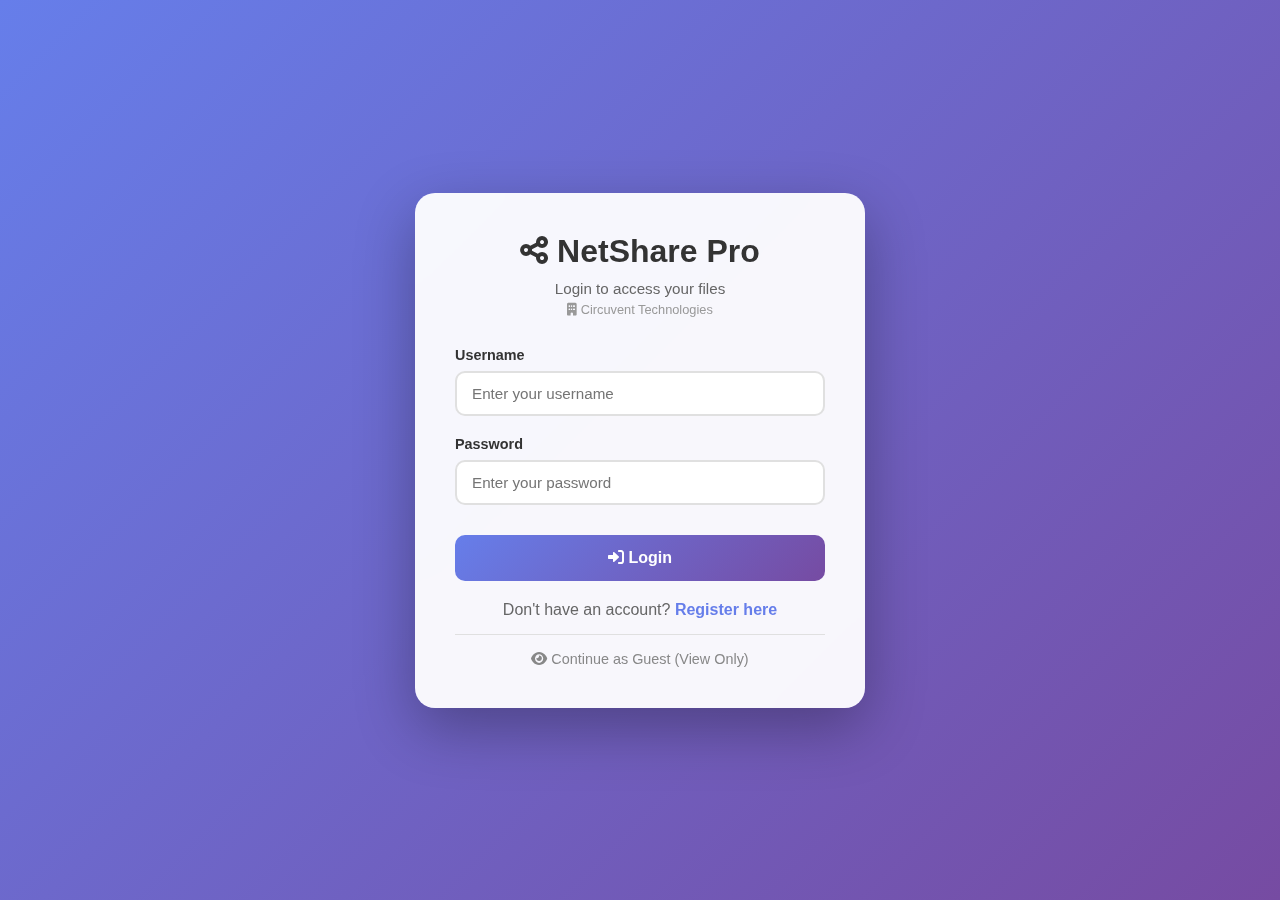
<file: templates/login.html>
<!DOCTYPE html>
<html lang="en">
<head>
    <meta charset="UTF-8">
    <meta name="viewport" content="width=device-width, initial-scale=1.0">
    <title>Login - NetShare Pro | Circuvent Technologies</title>
    <link rel="stylesheet" href="https://cdnjs.cloudflare.com/ajax/libs/font-awesome/6.0.0/css/all.min.css">
    <style>
        * {
            margin: 0;
            padding: 0;
            box-sizing: border-box;
        }

        body {
            font-family: 'Segoe UI', Tahoma, Geneva, Verdana, sans-serif;
            background: linear-gradient(135deg, #667eea 0%, #764ba2 100%);
            min-height: 100vh;
            display: flex;
            align-items: center;
            justify-content: center;
            padding: 20px;
        }

        .auth-container {
            background: rgba(255, 255, 255, 0.95);
            border-radius: 20px;
            box-shadow: 0 20px 60px rgba(0, 0, 0, 0.3);
            padding: 40px;
            width: 100%;
            max-width: 450px;
            backdrop-filter: blur(10px);
        }

        .auth-header {
            text-align: center;
            margin-bottom: 30px;
        }

        .auth-header h1 {
            color: #333;
            font-size: 2rem;
            margin-bottom: 10px;
        }

        .auth-header p {
            color: #666;
            font-size: 0.95rem;
        }

        .form-group {
            margin-bottom: 20px;
        }

        .form-group label {
            display: block;
            color: #333;
            font-weight: 600;
            margin-bottom: 8px;
            font-size: 0.9rem;
        }

        .form-group input,
        .form-group select {
            width: 100%;
            padding: 12px 15px;
            border: 2px solid #e0e0e0;
            border-radius: 10px;
            font-size: 0.95rem;
            transition: all 0.3s ease;
            background: white;
        }

        .form-group input:focus,
        .form-group select:focus {
            outline: none;
            border-color: #667eea;
            box-shadow: 0 0 0 3px rgba(102, 126, 234, 0.1);
        }

        .btn {
            width: 100%;
            padding: 14px;
            background: linear-gradient(135deg, #667eea 0%, #764ba2 100%);
            color: white;
            border: none;
            border-radius: 10px;
            font-size: 1rem;
            font-weight: 600;
            cursor: pointer;
            transition: all 0.3s ease;
            margin-top: 10px;
        }

        .btn:hover {
            transform: translateY(-2px);
            box-shadow: 0 10px 20px rgba(102, 126, 234, 0.3);
        }

        .btn:disabled {
            opacity: 0.6;
            cursor: not-allowed;
            transform: none;
        }

        .toggle-form {
            text-align: center;
            margin-top: 20px;
            color: #666;
        }

        .toggle-form a {
            color: #667eea;
            text-decoration: none;
            font-weight: 600;
            cursor: pointer;
        }

        .toggle-form a:hover {
            text-decoration: underline;
        }

        .alert {
            padding: 12px 15px;
            border-radius: 10px;
            margin-bottom: 20px;
            font-size: 0.9rem;
            display: none;
        }

        .alert-error {
            background: #fee;
            color: #c33;
            border: 1px solid #fcc;
        }

        .alert-success {
            background: #efe;
            color: #3c3;
            border: 1px solid #cfc;
        }

        #registerForm {
            display: none;
        }

        .guest-login {
            text-align: center;
            margin-top: 15px;
            padding-top: 15px;
            border-top: 1px solid #e0e0e0;
        }

        .guest-login a {
            color: #888;
            text-decoration: none;
            font-size: 0.9rem;
        }

        .guest-login a:hover {
            color: #667eea;
        }
    </style>
</head>
<body>
    <div class="auth-container">
        <div class="auth-header">
            <h1><i class="fas fa-share-alt"></i> NetShare Pro</h1>
            <p id="authSubtitle">Login to access your files</p>
            <small style="color: #999; display: block; margin-top: 5px; font-size: 0.8rem;">
                <i class="fas fa-building"></i> Circuvent Technologies
            </small>
        </div>

        <div class="alert alert-error" id="errorAlert"></div>
        <div class="alert alert-success" id="successAlert"></div>

        <!-- Login Form -->
        <form id="loginForm">
            <div class="form-group">
                <label for="loginUsername">Username</label>
                <input type="text" id="loginUsername" required placeholder="Enter your username">
            </div>

            <div class="form-group">
                <label for="loginPassword">Password</label>
                <input type="password" id="loginPassword" required placeholder="Enter your password">
            </div>

            <button type="submit" class="btn">
                <i class="fas fa-sign-in-alt"></i> Login
            </button>

            <div class="toggle-form">
                Don't have an account? <a onclick="toggleForms()">Register here</a>
            </div>

            <div class="guest-login">
                <a href="/"><i class="fas fa-eye"></i> Continue as Guest (View Only)</a>
            </div>
        </form>

        <!-- Register Form -->
        <form id="registerForm">
            <div class="form-group">
                <label for="registerUsername">Username</label>
                <input type="text" id="registerUsername" required placeholder="Choose a username">
            </div>

            <div class="form-group">
                <label for="registerDisplayName">Display Name</label>
                <input type="text" id="registerDisplayName" placeholder="Your full name (optional)">
            </div>

            <div class="form-group">
                <label for="registerPassword">Password</label>
                <input type="password" id="registerPassword" required placeholder="Choose a strong password">
            </div>

            <div class="form-group">
                <label for="registerPasswordConfirm">Confirm Password</label>
                <input type="password" id="registerPasswordConfirm" required placeholder="Confirm your password">
            </div>

            <button type="submit" class="btn">
                <i class="fas fa-user-plus"></i> Register
            </button>

            <div class="toggle-form">
                Already have an account? <a onclick="toggleForms()">Login here</a>
            </div>
        </form>
    </div>

    <script>
        function toggleForms() {
            const loginForm = document.getElementById('loginForm');
            const registerForm = document.getElementById('registerForm');
            const subtitle = document.getElementById('authSubtitle');

            if (loginForm.style.display === 'none') {
                loginForm.style.display = 'block';
                registerForm.style.display = 'none';
                subtitle.textContent = 'Login to access your files';
            } else {
                loginForm.style.display = 'none';
                registerForm.style.display = 'block';
                subtitle.textContent = 'Create a new account';
            }

            hideAlerts();
        }

        function showAlert(message, type = 'error') {
            const errorAlert = document.getElementById('errorAlert');
            const successAlert = document.getElementById('successAlert');

            hideAlerts();

            if (type === 'error') {
                errorAlert.textContent = message;
                errorAlert.style.display = 'block';
            } else {
                successAlert.textContent = message;
                successAlert.style.display = 'block';
            }
        }

        function hideAlerts() {
            document.getElementById('errorAlert').style.display = 'none';
            document.getElementById('successAlert').style.display = 'none';
        }

        document.getElementById('loginForm').addEventListener('submit', async (e) => {
            e.preventDefault();

            const username = document.getElementById('loginUsername').value;
            const password = document.getElementById('loginPassword').value;

            try {
                const response = await fetch('/api/auth/login', {
                    method: 'POST',
                    headers: {'Content-Type': 'application/json'},
                    body: JSON.stringify({username, password})
                });

                const data = await response.json();

                if (response.ok) {
                    // Save token to localStorage
                    localStorage.setItem('authToken', data.token);
                    localStorage.setItem('currentUser', JSON.stringify(data.user));
                    
                    // Also save token to cookie for server-side access
                    document.cookie = `authToken=${data.token}; path=/; max-age=604800`; // 7 days

                    showAlert('Login successful! Redirecting...', 'success');

                    setTimeout(() => {
                        window.location.href = '/';
                    }, 1000);
                } else {
                    showAlert(data.error || 'Login failed');
                }
            } catch (error) {
                showAlert('Network error. Please try again.');
            }
        });

        document.getElementById('registerForm').addEventListener('submit', async (e) => {
            e.preventDefault();

            const username = document.getElementById('registerUsername').value;
            const displayName = document.getElementById('registerDisplayName').value;
            const password = document.getElementById('registerPassword').value;
            const passwordConfirm = document.getElementById('registerPasswordConfirm').value;

            if (password !== passwordConfirm) {
                showAlert('Passwords do not match');
                return;
            }

            if (password.length < 6) {
                showAlert('Password must be at least 6 characters long');
                return;
            }

            try {
                const response = await fetch('/api/auth/register', {
                    method: 'POST',
                    headers: {'Content-Type': 'application/json'},
                    body: JSON.stringify({
                        username,
                        password,
                        display_name: displayName,
                        role: 'user'
                    })
                });

                const data = await response.json();

                if (response.ok) {
                    showAlert('Registration successful! Please login.', 'success');

                    setTimeout(() => {
                        toggleForms();
                        document.getElementById('loginUsername').value = username;
                    }, 1500);
                } else {
                    showAlert(data.error || 'Registration failed');
                }
            } catch (error) {
                showAlert('Network error. Please try again.');
            }
        });

        // Check if already logged in (with delay to prevent redirect loops)
        let redirecting = false;
        window.addEventListener('DOMContentLoaded', () => {
            // Small delay to prevent immediate redirect loop
            setTimeout(() => {
                if (redirecting) return;
                
                const token = localStorage.getItem('authToken');
                if (token && token.length > 0) {
                    // Verify token is valid before redirecting
                    redirecting = true;
                    
                    fetch('/api/auth/me', {
                        headers: {
                            'Authorization': `Bearer ${token}`
                        }
                    })
                    .then(response => {
                        if (response.ok) {
                            // Token is valid, redirect to home
                            showAlert('Already logged in. Redirecting...', 'success');
                            setTimeout(() => {
                                window.location.href = '/';
                            }, 500);
                        } else {
                            // Token invalid, clear it and stay on login page
                            localStorage.removeItem('authToken');
                            document.cookie = 'authToken=; path=/; max-age=0';
                            redirecting = false;
                        }
                    })
                    .catch(() => {
                        // Network error, just clear token
                        localStorage.removeItem('authToken');
                        document.cookie = 'authToken=; path=/; max-age=0';
                        redirecting = false;
                    });
                }
            }, 300); // 300ms delay to prevent loop
        });
    </script>
</body>
</html>
</file>
